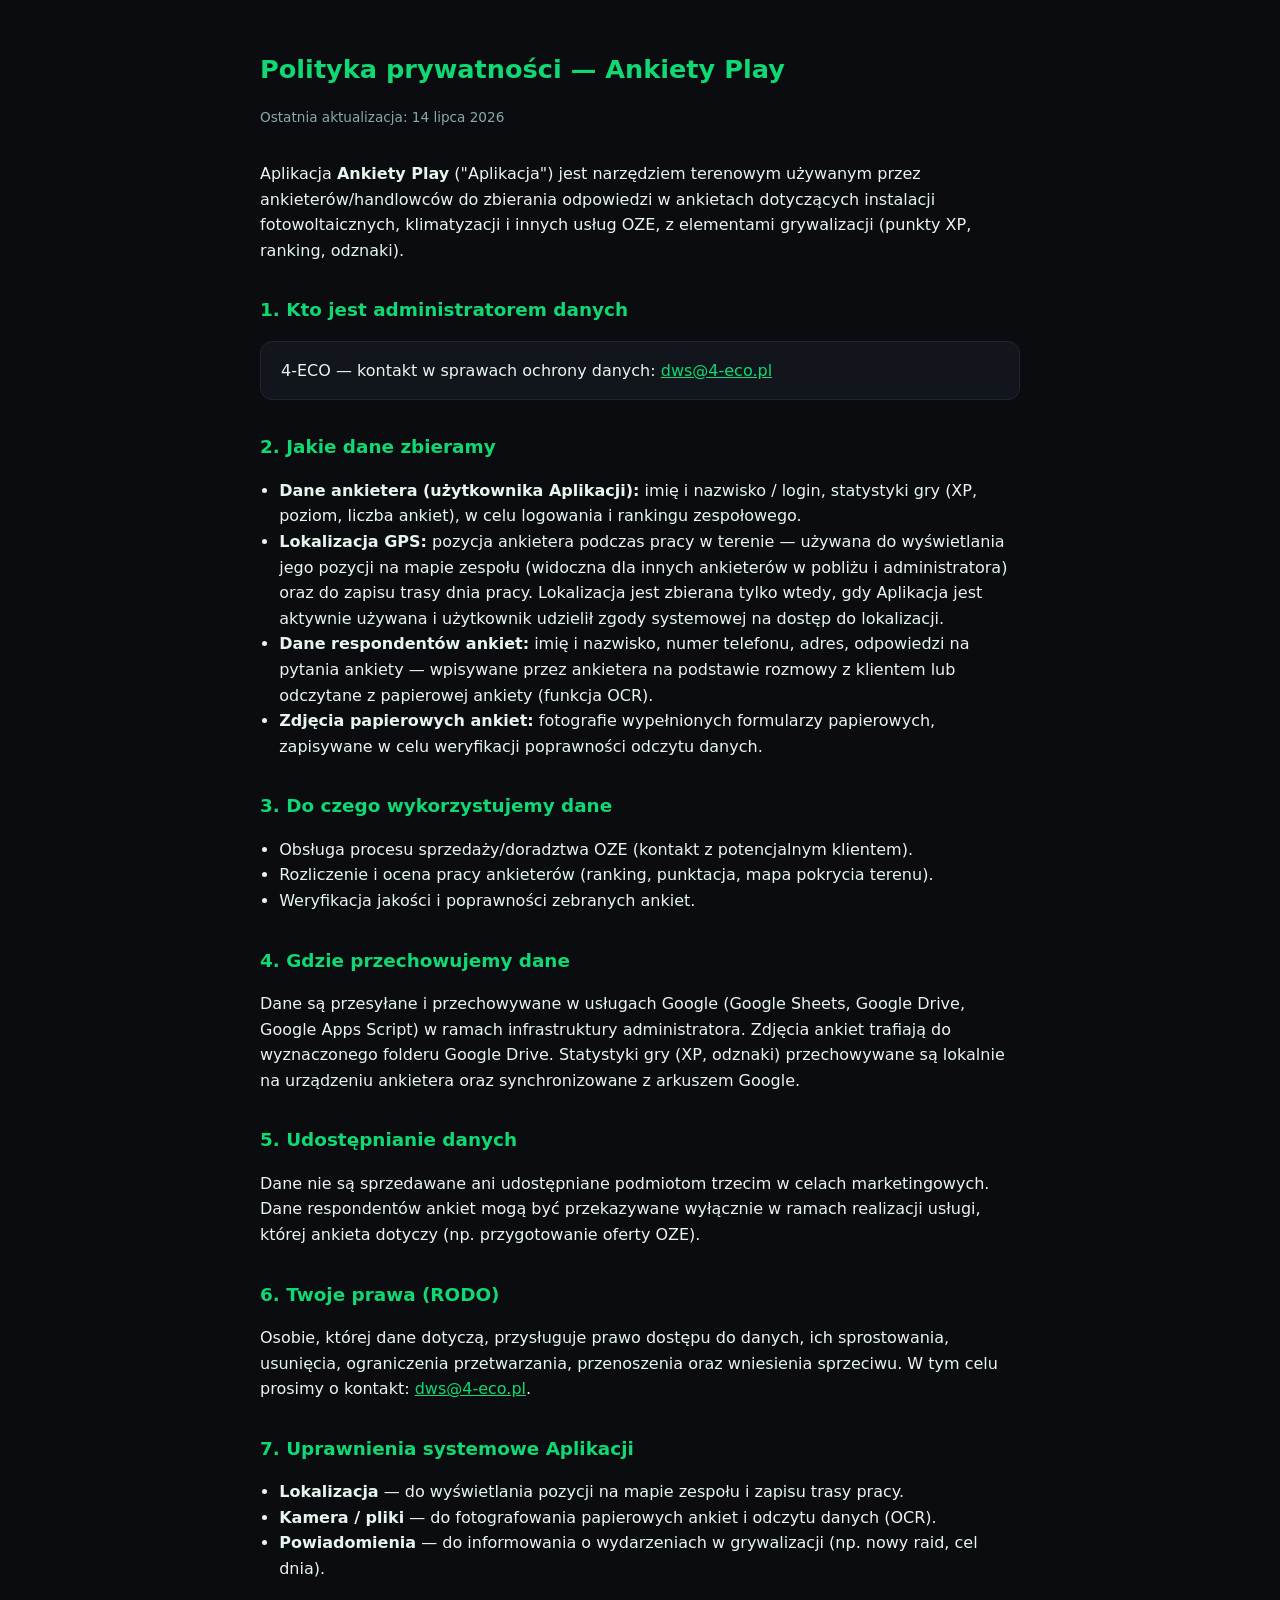
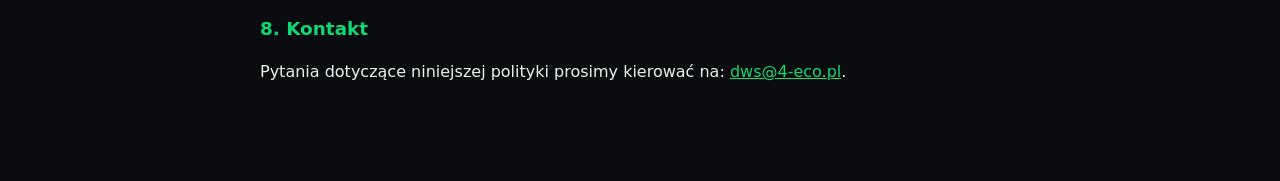
<file: polityka-prywatnosci.html>
<!doctype html>
<html lang="pl">
<head>
<meta charset="utf-8">
<meta name="viewport" content="width=device-width, initial-scale=1">
<title>Polityka prywatności — Ankiety Play</title>
<style>
  body{font-family:system-ui,-apple-system,Segoe UI,Roboto,sans-serif;background:#0a0c10;color:#e8f5ee;
       max-width:760px;margin:0 auto;padding:32px 20px 80px;line-height:1.6}
  h1{color:#10d873;font-size:1.6rem}
  h2{color:#10d873;font-size:1.15rem;margin-top:2rem}
  a{color:#10d873}
  .updated{color:#8aa;font-size:.85rem;margin-bottom:2rem}
  ul{padding-left:1.2rem}
  .box{background:#12151c;border:1px solid #1f2733;border-radius:12px;padding:16px 20px;margin:1rem 0}
</style>
</head>
<body>
<h1>Polityka prywatności — Ankiety Play</h1>
<p class="updated">Ostatnia aktualizacja: 14 lipca 2026</p>

<p>Aplikacja <strong>Ankiety Play</strong> ("Aplikacja") jest narzędziem terenowym używanym przez ankieterów/handlowców
do zbierania odpowiedzi w ankietach dotyczących instalacji fotowoltaicznych, klimatyzacji i innych usług OZE,
z elementami grywalizacji (punkty XP, ranking, odznaki).</p>

<h2>1. Kto jest administratorem danych</h2>
<div class="box">4-ECO — kontakt w sprawach ochrony danych: <a href="mailto:dws@4-eco.pl">dws@4-eco.pl</a></div>

<h2>2. Jakie dane zbieramy</h2>
<ul>
  <li><strong>Dane ankietera (użytkownika Aplikacji):</strong> imię i nazwisko / login, statystyki gry (XP, poziom, liczba ankiet), w celu logowania i rankingu zespołowego.</li>
  <li><strong>Lokalizacja GPS:</strong> pozycja ankietera podczas pracy w terenie — używana do wyświetlania jego pozycji na mapie zespołu (widoczna dla innych ankieterów w pobliżu i administratora) oraz do zapisu trasy dnia pracy. Lokalizacja jest zbierana tylko wtedy, gdy Aplikacja jest aktywnie używana i użytkownik udzielił zgody systemowej na dostęp do lokalizacji.</li>
  <li><strong>Dane respondentów ankiet:</strong> imię i nazwisko, numer telefonu, adres, odpowiedzi na pytania ankiety — wpisywane przez ankietera na podstawie rozmowy z klientem lub odczytane z papierowej ankiety (funkcja OCR).</li>
  <li><strong>Zdjęcia papierowych ankiet:</strong> fotografie wypełnionych formularzy papierowych, zapisywane w celu weryfikacji poprawności odczytu danych.</li>
</ul>

<h2>3. Do czego wykorzystujemy dane</h2>
<ul>
  <li>Obsługa procesu sprzedaży/doradztwa OZE (kontakt z potencjalnym klientem).</li>
  <li>Rozliczenie i ocena pracy ankieterów (ranking, punktacja, mapa pokrycia terenu).</li>
  <li>Weryfikacja jakości i poprawności zebranych ankiet.</li>
</ul>

<h2>4. Gdzie przechowujemy dane</h2>
<p>Dane są przesyłane i przechowywane w usługach Google (Google Sheets, Google Drive, Google Apps Script) w ramach
infrastruktury administratora. Zdjęcia ankiet trafiają do wyznaczonego folderu Google Drive.
Statystyki gry (XP, odznaki) przechowywane są lokalnie na urządzeniu ankietera oraz synchronizowane z arkuszem Google.</p>

<h2>5. Udostępnianie danych</h2>
<p>Dane nie są sprzedawane ani udostępniane podmiotom trzecim w celach marketingowych. Dane respondentów ankiet
mogą być przekazywane wyłącznie w ramach realizacji usługi, której ankieta dotyczy (np. przygotowanie oferty OZE).</p>

<h2>6. Twoje prawa (RODO)</h2>
<p>Osobie, której dane dotyczą, przysługuje prawo dostępu do danych, ich sprostowania, usunięcia, ograniczenia
przetwarzania, przenoszenia oraz wniesienia sprzeciwu. W tym celu prosimy o kontakt: <a href="mailto:dws@4-eco.pl">dws@4-eco.pl</a>.</p>

<h2>7. Uprawnienia systemowe Aplikacji</h2>
<ul>
  <li><strong>Lokalizacja</strong> — do wyświetlania pozycji na mapie zespołu i zapisu trasy pracy.</li>
  <li><strong>Kamera / pliki</strong> — do fotografowania papierowych ankiet i odczytu danych (OCR).</li>
  <li><strong>Powiadomienia</strong> — do informowania o wydarzeniach w grywalizacji (np. nowy raid, cel dnia).</li>
</ul>

<h2>8. Kontakt</h2>
<p>Pytania dotyczące niniejszej polityki prosimy kierować na: <a href="mailto:dws@4-eco.pl">dws@4-eco.pl</a>.</p>

</body>
</html>
</file>
